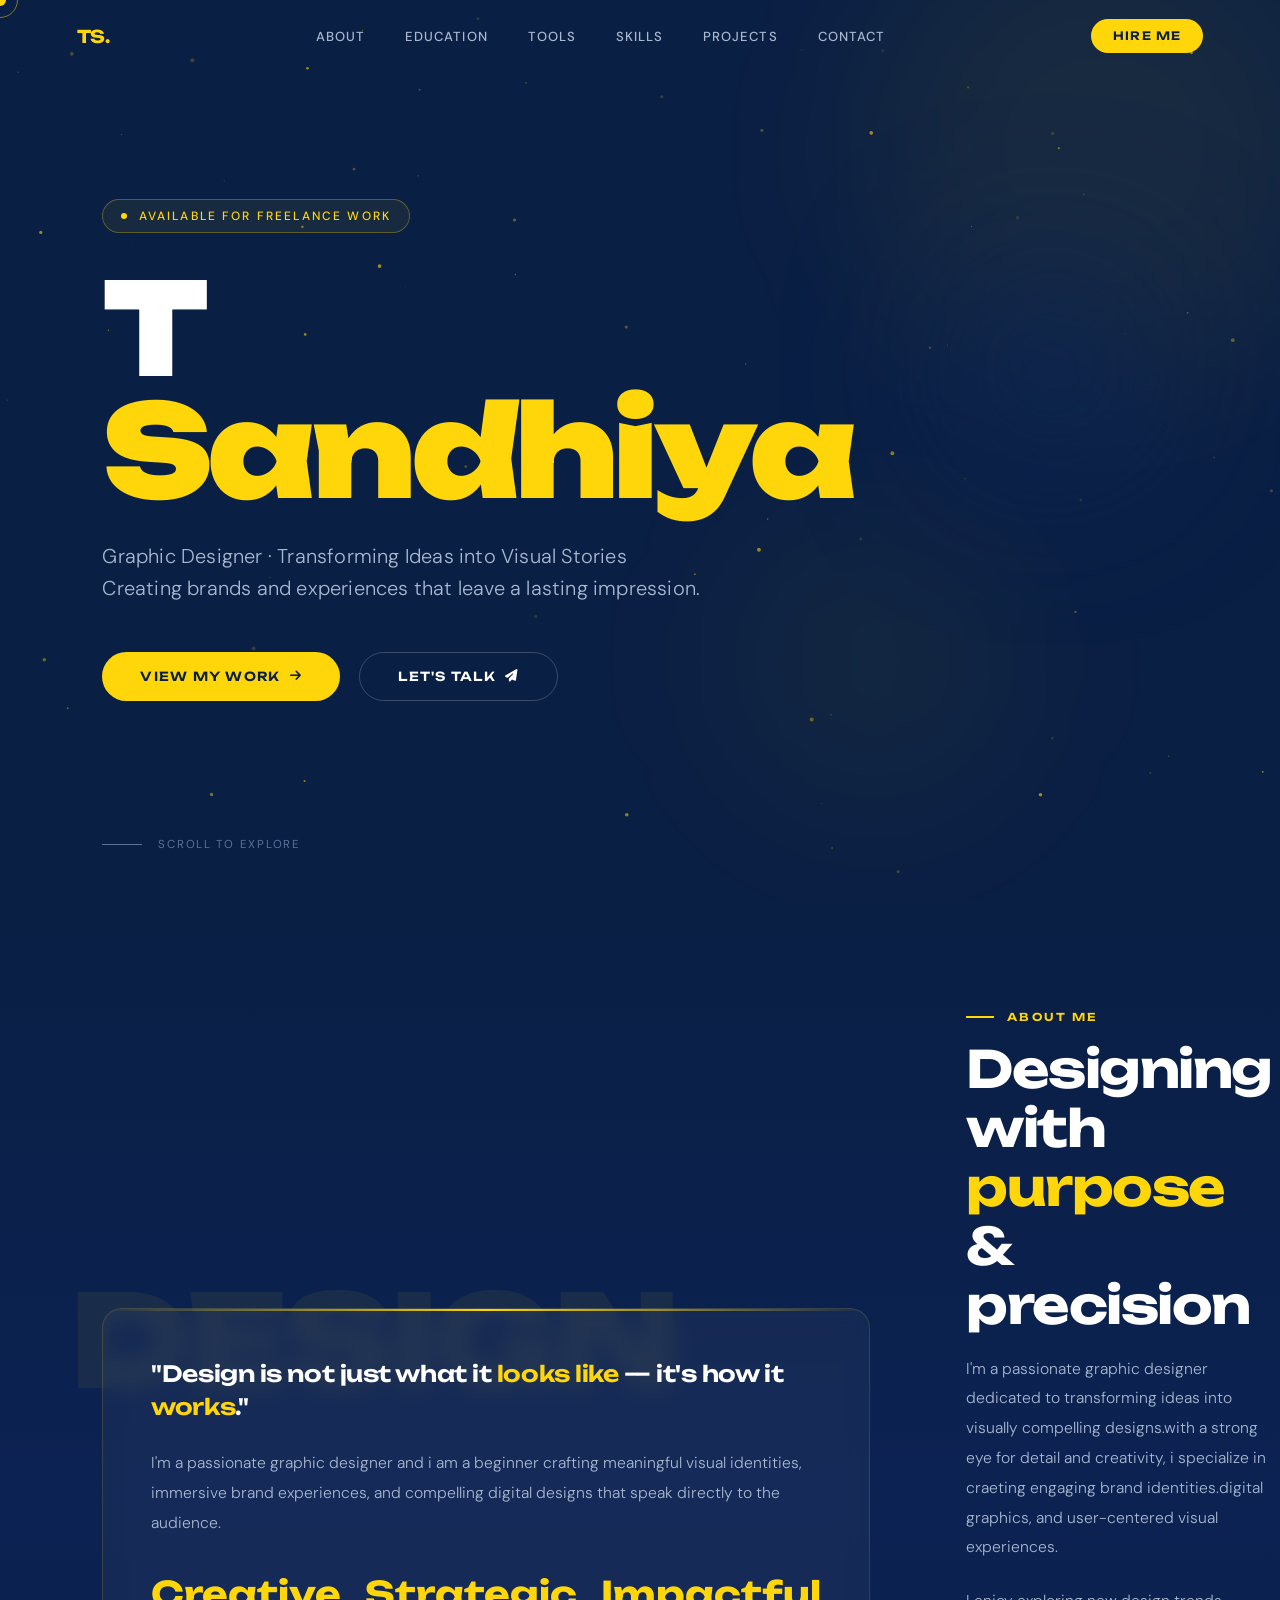
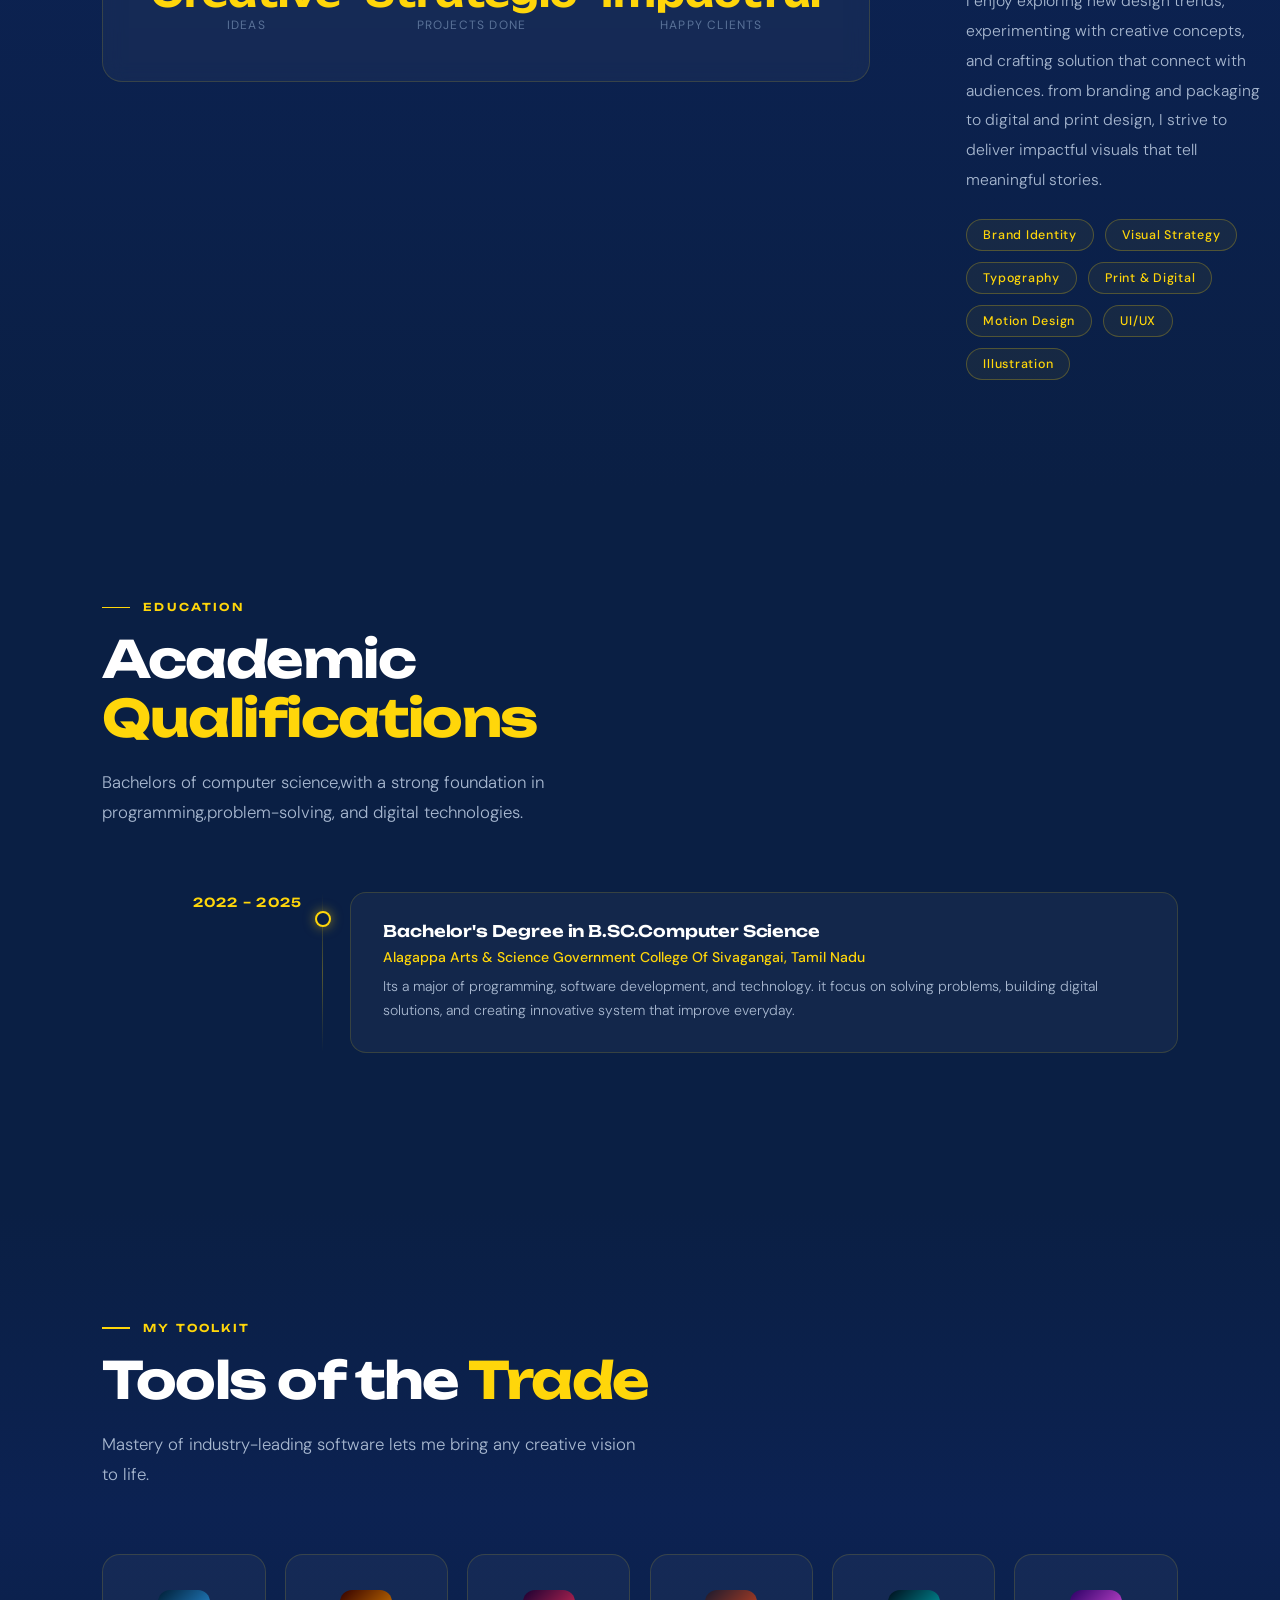
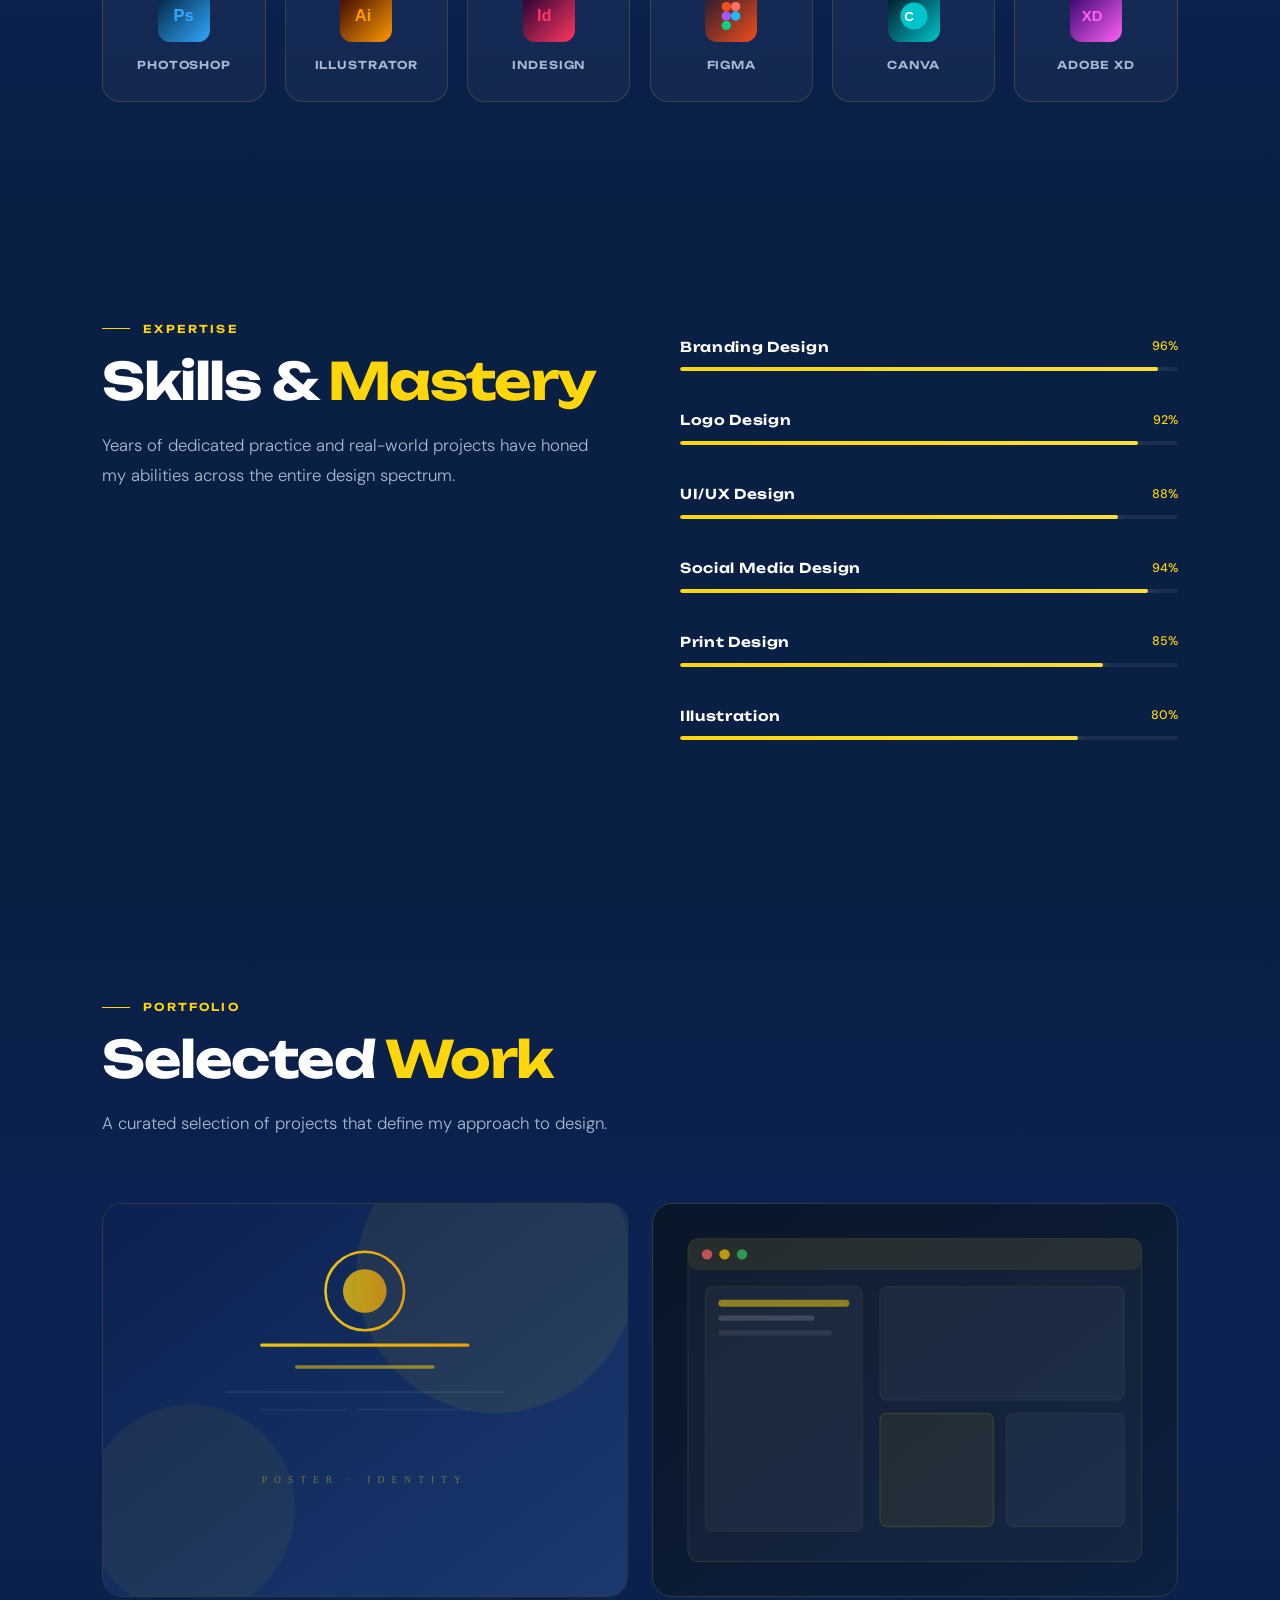
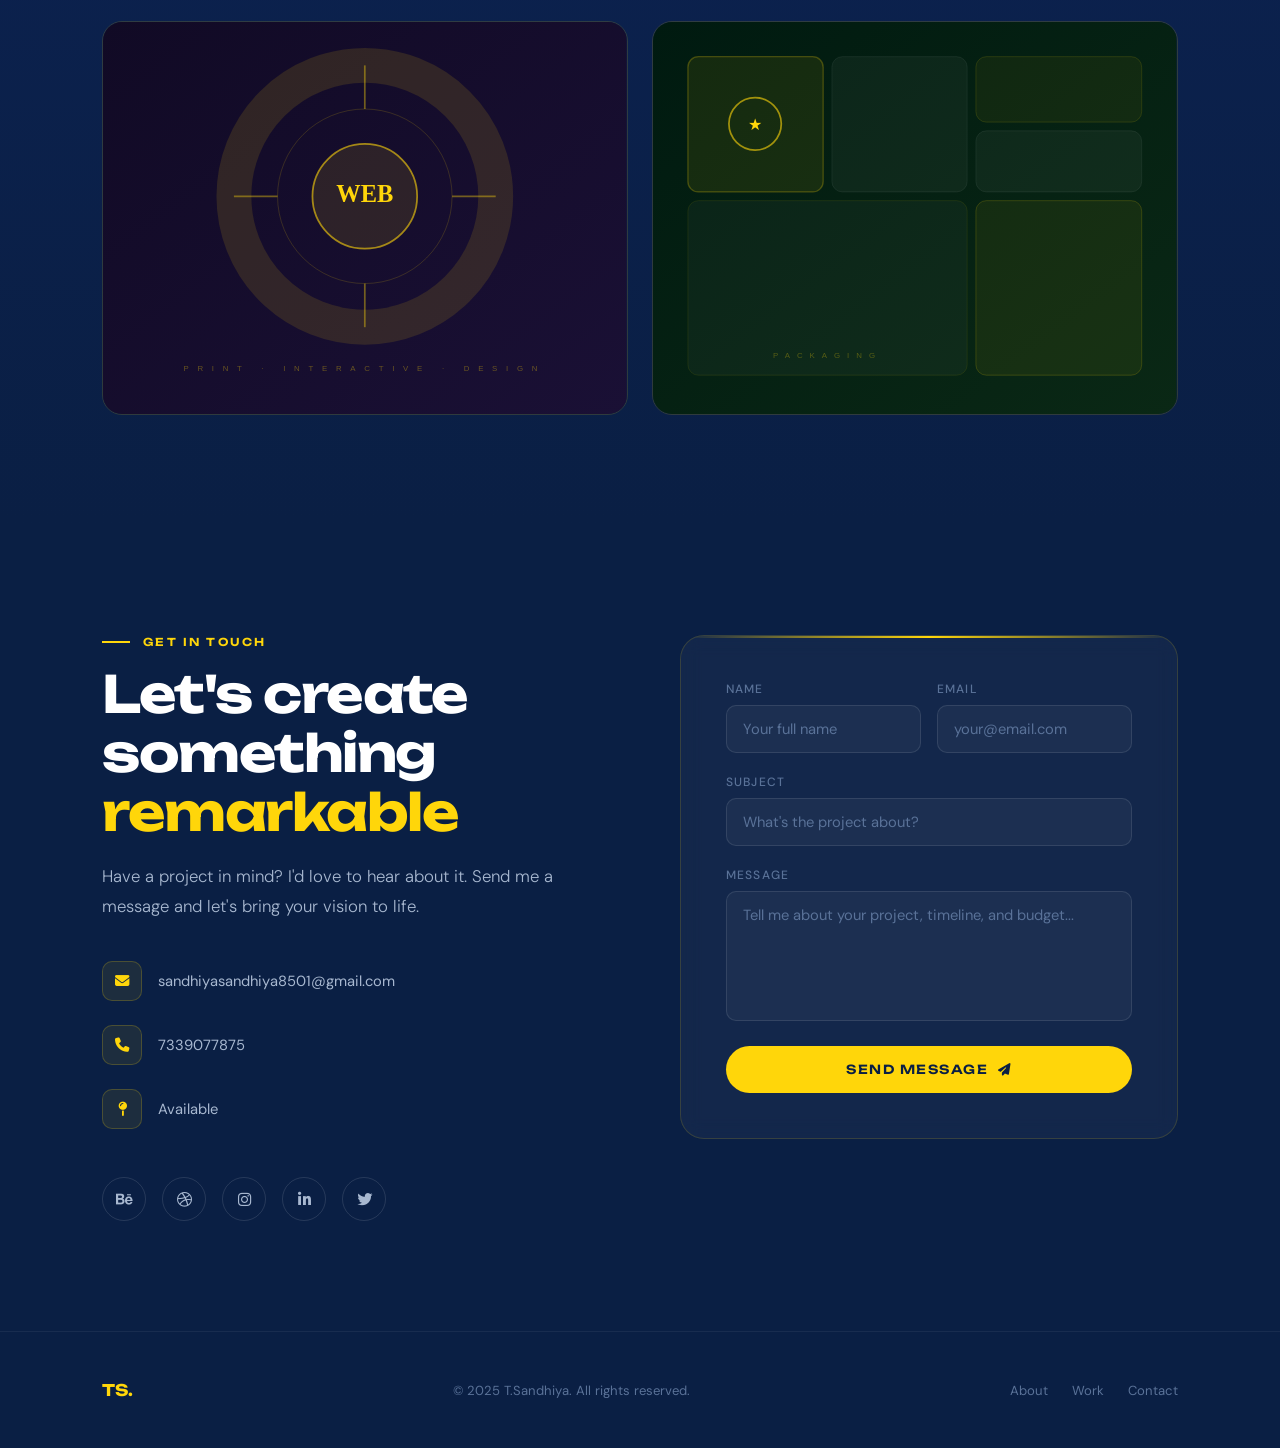
<file: index.html>
<!DOCTYPE html>
<html lang="en">
<head>
    <meta charset="UTF-8">
    <meta name="viewport" content="width=device-width, initial-scale=1.0">
    <title>Document</title>
   <link rel="stylesheet" href="style.css">
</head>
<body>
<!DOCTYPE html>
<html lang="en">
<head>
<meta charset="UTF-8" />
<meta name="viewport" content="width=device-width, initial-scale=1.0"/>
<title>T.Sandhiya — Graphic Designer</title>
<link href="https://fonts.googleapis.com/css2?family=Unbounded:wght@300;400;600;700;900&family=DM+Sans:ital,wght@0,300;0,400;0,500;1,300&display=swap" rel="stylesheet"/>
<link rel="stylesheet" href="https://cdnjs.cloudflare.com/ajax/libs/font-awesome/6.5.0/css/all.min.css"/></head>
<body>

<!-- Cursor -->
<div class="cursor" id="cursor"></div>
<div class="cursor-ring" id="cursor-ring"></div>

<!-- Canvas -->
<canvas id="particles"></canvas>

<!-- NAV -->
<nav id="navbar">
  <a href="#hero" class="nav-logo">TS.</a>
  <ul class="nav-links">
    <li><a href="#about">About</a></li>
    <li><a href="#education">Education</a></li>
    <li><a href="#tools">Tools</a></li>
    <li><a href="#skills">Skills</a></li>
    <li><a href="#projects">Projects</a></li>
    <li><a href="#contact">Contact</a></li>
  </ul>
  <a href="#contact" class="nav-cta">Hire Me</a>
  <div class="hamburger" id="hamburger">
    <span></span><span></span><span></span>
  </div>
</nav>

<!-- Mobile Menu -->
<div class="mobile-menu" id="mobileMenu">
  <a href="#about" class="mm-link">About</a>
  <a href="#education" class="mm-link">Education</a>
  <a href="#tools" class="mm-link">Tools</a>
  <a href="#skills" class="mm-link">Skills</a>
  <a href="#projects" class="mm-link">Projects</a>
  <a href="#contact" class="mm-link">Contact</a>
</div>

<!-- ── HERO ── -->
<section id="hero">
  <div class="shape shape-1"></div>
  <div class="shape shape-2"></div>
  <div class="shape shape-3"></div>

  <div class="hero-inner">
    <div class="hero-eyebrow">
      <span></span>
      Available for freelance work
    </div>
    <h1 class="hero-name">
      T<br><span class="line2">Sandhiya</span>
    </h1>
    <p class="hero-tagline">
      Graphic Designer · Transforming Ideas into Visual Stories<br>
      Creating brands and experiences that leave a lasting impression.
    </p>
    <div class="hero-btns">
      <a href="#projects" class="btn-primary">View My Work <i class="fas fa-arrow-right"></i></a>
      <a href="#contact" class="btn-secondary">Let's Talk <i class="fas fa-paper-plane"></i></a>
    </div>
  </div>

  <div class="hero-scroll">
    <div class="scroll-line"></div>
    Scroll to explore
  </div>
</section>

<!-- ── ABOUT ── -->
<section id="about">
  <div class="about-grid">
    <div class="about-left reveal">
      <div class="about-big-text">DESIGN</div>
      <div class="about-card">
        <p class="about-quote">"Design is not just what it <span>looks like</span> — it's how it <span>works</span>."</p>
        <p class="about-body">I'm a passionate graphic designer and i am a beginner crafting meaningful visual identities, immersive brand experiences, and compelling digital designs that speak directly to the audience.</p>
        <div class="about-stats">
          <div class="stat"><div class="stat-number">Creative</div><div class="stat-label">Ideas</div></div>
          <div class="stat"><div class="stat-number">Strategic</div><div class="stat-label">Projects Done</div></div>
          <div class="stat"><div class="stat-number">Impactful</div><div class="stat-label">Happy Clients</div></div>
        </div>
      </div>
    </div>
    <div class="about-right reveal reveal-delay-2">
      <div class="section-label">About Me</div>
      <h2 class="section-title">Designing with <span>purpose</span> & precision</h2>
      <p class="about-body-right">I'm a passionate graphic designer dedicated to transforming ideas into visually compelling designs.with a strong eye for detail and creativity, i specialize in craeting engaging brand identities.digital graphics, and user-centered visual experiences.</p>
      <p class="about-body-right">I enjoy exploring new design trends, experimenting with creative concepts, and crafting solution that connect with audiences. from branding and packaging to digital and print design, I strive to deliver impactful visuals that tell meaningful stories.
      </p>
      <div class="about-tags">
        <span class="tag">Brand Identity</span>
        <span class="tag">Visual Strategy</span>
        <span class="tag">Typography</span>
        <span class="tag">Print & Digital</span>
        <span class="tag">Motion Design</span>
        <span class="tag">UI/UX</span>
        <span class="tag">Illustration</span>
      </div>
    </div>
  </div>
</section>

<!-- ── EDUCATION ── -->
<section id="education">
  <div class="edu-header reveal">
    <div class="section-label">Education</div>
    <h2 class="section-title">Academic <span>Qualifications</span></h2>
    <p class="section-sub">Bachelors of computer science,with a strong foundation in programming,problem-solving, and digital technologies.</p>
  </div>
 <div class="edu-timeline">
    <div class="edu-item reveal">
      <div class="edu-year">2022 – 2025</div>
      <div class="edu-dot" style="top:1.2rem"></div>
      <div class="edu-content">
        <div class="edu-degree">Bachelor's Degree in B.SC.Computer Science</div>
        <div class="edu-institution">Alagappa Arts & Science Government College Of Sivagangai, Tamil Nadu</div>
        <p class="edu-desc">Its a major of programming, software development, and technology. it focus on solving problems, building digital solutions, and creating innovative system that improve everyday.</p>
      </div>
    </div>
    </div>
</section>
<!-- ── TOOLS ── -->
<section id="tools">
  <div class="tools-header reveal">
    <div class="section-label">My Toolkit</div>
    <h2 class="section-title">Tools of the <span>Trade</span></h2>
    <p class="section-sub">Mastery of industry-leading software lets me bring any creative vision to life.</p>
  </div>
  <div class="tools-grid">
    <div class="tool-card reveal">
      <div class="tool-icon icon-ps">
        <svg width="30" height="30" viewBox="0 0 40 40" fill="none"><rect width="40" height="40" rx="8" fill="none"/><text x="6" y="27" font-size="22" font-weight="bold" fill="#31a8ff" font-family="Arial">Ps</text></svg>
      </div>
      <div class="tool-name">Photoshop</div>
    </div>
    <div class="tool-card reveal reveal-delay-1">
      <div class="tool-icon icon-ai">
        <svg width="30" height="30" viewBox="0 0 40 40" fill="none"><text x="5" y="27" font-size="22" font-weight="bold" fill="#ff9a00" font-family="Arial">Ai</text></svg>
      </div>
      <div class="tool-name">Illustrator</div>
    </div>
    <div class="tool-card reveal reveal-delay-2">
      <div class="tool-icon icon-id">
        <svg width="30" height="30" viewBox="0 0 40 40" fill="none"><text x="4" y="27" font-size="22" font-weight="bold" fill="#ff3660" font-family="Arial">Id</text></svg>
      </div>
      <div class="tool-name">InDesign</div>
    </div>
    <div class="tool-card reveal reveal-delay-3">
      <div class="tool-icon icon-figma">
        <svg width="28" height="28" viewBox="0 0 38 57" fill="none">
          <rect x="0" y="0" width="19" height="19" rx="9.5" fill="#f24e1e"/>
          <rect x="19" y="0" width="19" height="19" rx="9.5" fill="#ff7262"/>
          <rect x="0" y="19" width="19" height="19" rx="9.5" fill="#a259ff"/>
          <rect x="0" y="38" width="19" height="19" rx="9.5" fill="#0acf83"/>
          <circle cx="28.5" cy="28.5" r="9.5" fill="#1abcfe"/>
        </svg>
      </div>
      <div class="tool-name">Figma</div>
    </div>
    <div class="tool-card reveal reveal-delay-4">
      <div class="tool-icon icon-canva">
        <svg width="30" height="30" viewBox="0 0 40 40" fill="none"><circle cx="20" cy="20" r="18" fill="#00c4cc"/><text x="7" y="27" font-size="18" font-weight="bold" fill="white" font-family="Arial">C</text></svg>
      </div>
      <div class="tool-name">Canva</div>
    </div>
    <div class="tool-card reveal reveal-delay-5">
      <div class="tool-icon icon-xd">
        <svg width="30" height="30" viewBox="0 0 40 40" fill="none"><rect width="40" height="40" rx="8" fill="none"/><text x="1" y="27" font-size="20" font-weight="bold" fill="#ff61f6" font-family="Arial">XD</text></svg>
      </div>
      <div class="tool-name">Adobe XD</div>
    </div>
  </div>
</section>

<!-- ── SKILLS ── -->
<section id="skills">
  <div class="skills-layout">
    <div class="skills-left">
      <div class="reveal">
        <div class="section-label">Expertise</div>
        <h2 class="section-title">Skills &amp; <span>Mastery</span></h2>
        <p class="section-sub">Years of dedicated practice and real-world projects have honed my abilities across the entire design spectrum.</p>
      </div>
    </div>
    <div class="skills-right">
      <div class="skill-item reveal">
        <div class="skill-header"><span class="skill-name">Branding Design</span><span class="skill-pct">96%</span></div>
        <div class="skill-bar"><div class="skill-fill" data-width="96"></div></div>
      </div>
      <div class="skill-item reveal reveal-delay-1">
        <div class="skill-header"><span class="skill-name">Logo Design</span><span class="skill-pct">92%</span></div>
        <div class="skill-bar"><div class="skill-fill" data-width="92"></div></div>
      </div>
      <div class="skill-item reveal reveal-delay-2">
        <div class="skill-header"><span class="skill-name">UI/UX Design</span><span class="skill-pct">88%</span></div>
        <div class="skill-bar"><div class="skill-fill" data-width="88"></div></div>
      </div>
      <div class="skill-item reveal reveal-delay-3">
        <div class="skill-header"><span class="skill-name">Social Media Design</span><span class="skill-pct">94%</span></div>
        <div class="skill-bar"><div class="skill-fill" data-width="94"></div></div>
      </div>
      <div class="skill-item reveal reveal-delay-4">
        <div class="skill-header"><span class="skill-name">Print Design</span><span class="skill-pct">85%</span></div>
        <div class="skill-bar"><div class="skill-fill" data-width="85"></div></div>
      </div>
      <div class="skill-item reveal reveal-delay-5">
        <div class="skill-header"><span class="skill-name">Illustration</span><span class="skill-pct">80%</span></div>
        <div class="skill-bar"><div class="skill-fill" data-width="80"></div></div>
      </div>
    </div>
  </div>
</section>

<!-- ── PROJECTS ── -->
<section id="projects">
  <div class="projects-header reveal">
    <div class="section-label">Portfolio</div>
    <h2 class="section-title">Selected <span>Work</span></h2>
    <p class="section-sub">A curated selection of projects that define my approach to design.</p>
  </div>

  <div class="projects-grid">
    <!-- Card 1 -->
    <div class="project-card reveal">
      <div class="proj-placeholder">
        <svg width="100%" height="100%" viewBox="0 0 600 450" preserveAspectRatio="xMidYMid slice" xmlns="http://www.w3.org/2000/svg">
          <defs>
            <linearGradient id="g1a" x1="0%" y1="0%" x2="100%" y2="100%"><stop offset="0%" stop-color="#0c2050"/><stop offset="100%" stop-color="#1a3a70"/></linearGradient>
            <linearGradient id="g1b" x1="0%" y1="0%" x2="100%" y2="0%"><stop offset="0%" stop-color="#FFD60A" stop-opacity="0.9"/><stop offset="100%" stop-color="#ffaa00" stop-opacity="0.9"/></linearGradient>
          </defs>
          <rect width="600" height="450" fill="url(#g1a)"/>
          <circle cx="450" cy="80" r="160" fill="rgba(255,214,10,0.07)"/>
          <circle cx="100" cy="350" r="120" fill="rgba(255,214,10,0.05)"/>
          <!-- abstract brand mark -->
          <rect x="180" y="160" width="240" height="4" fill="url(#g1b)" rx="2"/>
          <rect x="220" y="185" width="160" height="4" fill="rgba(255,214,10,0.5)" rx="2"/>
          <circle cx="300" cy="100" r="45" fill="none" stroke="url(#g1b)" stroke-width="3"/>
          <circle cx="300" cy="100" r="25" fill="url(#g1b)" opacity="0.8"/>
          <rect x="140" y="215" width="320" height="2" fill="rgba(255,255,255,0.07)" rx="1"/>
          <rect x="180" y="235" width="100" height="2" fill="rgba(255,255,255,0.05)" rx="1"/>
          <rect x="290" y="235" width="130" height="2" fill="rgba(255,255,255,0.05)" rx="1"/>
          <text x="300" y="320" text-anchor="middle" font-family="serif" font-size="11" fill="rgba(255,214,10,0.4)" letter-spacing="8">POSTER · IDENTITY</text>
        </svg>
      </div>
      <div class="project-overlay">
        <div class="project-info">
            <img src="project 1.png.png" alt=" Design" class="project-img" style="width: 325px; height: 320px; border-radius: 10px; margin-bottom: 3.5rem; margin-top: 5rem; margin-left: 5rem; margin-right: 5rem;">
          <div class="project-cat">Poster</div>
          <div class="project-title">MC-Donalds</div>
        </div>
      </div>
    </div>

    <!-- Card 2 -->
    <div class="project-card reveal reveal-delay-1">
      <div class="proj-placeholder">
        <svg width="100%" height="100%" viewBox="0 0 600 450" preserveAspectRatio="xMidYMid slice" xmlns="http://www.w3.org/2000/svg">
          <defs>
            <linearGradient id="g2a" x1="0%" y1="0%" x2="100%" y2="100%"><stop offset="0%" stop-color="#0a1628"/><stop offset="100%" stop-color="#0d2040"/></linearGradient>
          </defs>
          <rect width="600" height="450" fill="url(#g2a)"/>
          <!-- UI mockup frames -->
          <rect x="40" y="40" width="520" height="370" rx="12" fill="rgba(255,255,255,0.03)" stroke="rgba(255,214,10,0.15)" stroke-width="1"/>
          <rect x="40" y="40" width="520" height="36" rx="12" fill="rgba(255,214,10,0.08)"/>
          <circle cx="62" cy="58" r="6" fill="rgba(255,100,100,0.7)"/>
          <circle cx="82" cy="58" r="6" fill="rgba(255,200,0,0.7)"/>
          <circle cx="102" cy="58" r="6" fill="rgba(50,200,100,0.7)"/>
          <rect x="60" y="95" width="180" height="280" rx="8" fill="rgba(255,255,255,0.04)" stroke="rgba(255,214,10,0.1)" stroke-width="1"/>
          <rect x="260" y="95" width="280" height="130" rx="8" fill="rgba(255,255,255,0.04)" stroke="rgba(255,214,10,0.1)" stroke-width="1"/>
          <rect x="260" y="240" width="130" height="130" rx="8" fill="rgba(255,214,10,0.06)" stroke="rgba(255,214,10,0.2)" stroke-width="1"/>
          <rect x="405" y="240" width="135" height="130" rx="8" fill="rgba(255,255,255,0.04)" stroke="rgba(255,214,10,0.1)" stroke-width="1"/>
          <rect x="75" y="110" width="150" height="8" rx="4" fill="rgba(255,214,10,0.5)"/>
          <rect x="75" y="128" width="110" height="6" rx="3" fill="rgba(255,255,255,0.15)"/>
          <rect x="75" y="145" width="130" height="6" rx="3" fill="rgba(255,255,255,0.08)"/>
        </svg>
      </div>
      <div class="project-overlay">
        <div class="project-info">
            <img src="project 2.png.png" alt=" Design" class="project-img" style="width: 350px; height: 250px; border-radius: 10px; margin-bottom: 5.9rem; margin-top: 5.9rem; margin-right: 5.9rem; margin-left: 5.9rem;">
          <div class="project-cat">UI/UX Design</div>
          <div class="project-title">Library App-Novel Nest</div>
        </div>
      </div>
    </div>

    <!-- Card 3 -->
    <div class="project-card reveal reveal-delay-2">
      <div class="proj-placeholder">
        <svg width="100%" height="100%" viewBox="0 0 600 450" preserveAspectRatio="xMidYMid slice" xmlns="http://www.w3.org/2000/svg">
          <defs>
            <linearGradient id="g3a" x1="0%" y1="0%" x2="100%" y2="100%"><stop offset="0%" stop-color="#110a25"/><stop offset="100%" stop-color="#1a1035"/></linearGradient>
          </defs>
          <rect width="600" height="450" fill="url(#g3a)"/>
          <!-- Poster-style illustration -->
          <circle cx="300" cy="200" r="150" fill="none" stroke="rgba(255,214,10,0.12)" stroke-width="40"/>
          <circle cx="300" cy="200" r="100" fill="none" stroke="rgba(255,214,10,0.18)" stroke-width="1"/>
          <circle cx="300" cy="200" r="60" fill="rgba(255,214,10,0.1)" stroke="rgba(255,214,10,0.6)" stroke-width="2"/>
          <!-- lines radiating -->
          <line x1="300" y1="50" x2="300" y2="100" stroke="rgba(255,214,10,0.4)" stroke-width="2"/>
          <line x1="300" y1="300" x2="300" y2="350" stroke="rgba(255,214,10,0.4)" stroke-width="2"/>
          <line x1="150" y1="200" x2="200" y2="200" stroke="rgba(255,214,10,0.4)" stroke-width="2"/>
          <line x1="400" y1="200" x2="450" y2="200" stroke="rgba(255,214,10,0.4)" stroke-width="2"/>
          <text x="300" y="207" text-anchor="middle" font-family="Georgia,serif" font-size="28" font-weight="bold" fill="#FFD60A">WEB</text>
          <text x="300" y="400" text-anchor="middle" font-family="sans-serif" font-size="9" fill="rgba(255,214,10,0.35)" letter-spacing="10">PRINT · INTERACTIVE · DESIGN</text>
        </svg>
      </div>
      <div class="project-overlay">
        <div class="project-info">
             <img src="project 3.png.png" alt=" Design" class="project-img" style="width: 350px; height: 230px; border-radius: 10px; margin-bottom: 5.9rem; margin-top: 5.9rem; margin-right: 5.9rem; margin-left: 5.9rem;">
          <div class="project-cat">Web Design</div>
          <div class="project-title">Online Learning Platform</div>
        </div>
      </div>
    </div>

    <!-- Card 4 -->
    <div class="project-card reveal reveal-delay-3">
      <div class="proj-placeholder">
        <svg width="100%" height="100%" viewBox="0 0 600 450" preserveAspectRatio="xMidYMid slice" xmlns="http://www.w3.org/2000/svg">
          <defs>
            <linearGradient id="g4a" x1="0%" y1="0%" x2="100%" y2="100%"><stop offset="0%" stop-color="#001a10"/><stop offset="100%" stop-color="#0a2815"/></linearGradient>
          </defs>
          <rect width="600" height="450" fill="url(#g4a)"/>
          <!-- Social media mockup grid -->
          <rect x="40" y="40" width="155" height="155" rx="12" fill="rgba(255,214,10,0.08)" stroke="rgba(255,214,10,0.25)" stroke-width="1.5"/>
          <rect x="205" y="40" width="155" height="155" rx="12" fill="rgba(255,255,255,0.04)" stroke="rgba(255,255,255,0.08)" stroke-width="1"/>
          <rect x="370" y="40" width="190" height="75" rx="12" fill="rgba(255,214,10,0.05)" stroke="rgba(255,214,10,0.15)" stroke-width="1"/>
          <rect x="370" y="125" width="190" height="70" rx="12" fill="rgba(255,255,255,0.04)" stroke="rgba(255,255,255,0.08)" stroke-width="1"/>
          <rect x="40" y="205" width="320" height="200" rx="12" fill="rgba(255,255,255,0.03)" stroke="rgba(255,214,10,0.1)" stroke-width="1"/>
          <rect x="370" y="205" width="190" height="200" rx="12" fill="rgba(255,214,10,0.06)" stroke="rgba(255,214,10,0.2)" stroke-width="1"/>
          <!-- Icon in main cell -->
          <circle cx="117" cy="117" r="30" fill="none" stroke="rgba(255,214,10,0.6)" stroke-width="2"/>
          <text x="117" y="124" text-anchor="middle" font-size="18" fill="#FFD60A">★</text>
          <text x="200" y="385" text-anchor="middle" font-size="9" fill="rgba(255,214,10,0.3)" letter-spacing="8" font-family="sans-serif">PACKAGING</text>
        </svg>
      </div>
      <div class="project-overlay">
        <div class="project-info">
             <img src="project 4.png.png" alt=" Design" class="project-img" style="width: 350px; height: 250px; border-radius: 10px; margin-bottom: 5.9rem; margin-top: 5.9rem; margin-right: 5.9rem; margin-left: 5.9rem;">
          <div class="project-cat">PACKAGING</div>
          <div class="project-title">Glow Berry-Design</div>
        </div>
      </div>
    </div>
  </div>
</section>

<!-- ── CONTACT ── -->
<section id="contact">
  <div class="contact-grid">
    <div class="contact-left reveal">
      <div class="section-label">Get In Touch</div>
      <h2 class="section-title">Let's create something <span>remarkable</span></h2>
      <p class="section-sub">Have a project in mind? I'd love to hear about it. Send me a message and let's bring your vision to life.</p>
      <div class="contact-info">
        <div class="contact-info-item">
          <div class="contact-info-icon"><i class="fas fa-envelope"></i></div>
          sandhiyasandhiya8501@gmail.com
        </div>
        <div class="contact-info-item">
          <div class="contact-info-icon"><i class="fas fa-phone"></i></div>
          7339077875
        </div>
        <div class="contact-info-item">
          <div class="contact-info-icon"><i class="fas fa-map-pin"></i></div>
           Available
        </div>
      </div>
      <div class="social-links">
        <a href="#" class="social-link"><i class="fab fa-behance"></i></a>
        <a href="#" class="social-link"><i class="fab fa-dribbble"></i></a>
        <a href="#" class="social-link"><i class="fab fa-instagram"></i></a>
        <a href="#" class="social-link"><i class="fab fa-linkedin-in"></i></a>
        <a href="#" class="social-link"><i class="fab fa-twitter"></i></a>
      </div>
    </div>

    <div class="contact-right reveal reveal-delay-2">
      <div class="contact-form-card">
        <div class="form-row">
          <div class="form-group">
            <label>Name</label>
            <input type="text" placeholder="Your full name"/>
          </div>
          <div class="form-group">
            <label>Email</label>
            <input type="email" placeholder="your@email.com"/>
          </div>
        </div>
        <div class="form-group">
          <label>Subject</label>
          <input type="text" placeholder="What's the project about?"/>
        </div>
        <div class="form-group">
          <label>Message</label>
          <textarea placeholder="Tell me about your project, timeline, and budget..."></textarea>
        </div>
        <button class="btn-submit" id="submitBtn">
          Send Message <i class="fas fa-paper-plane"></i>
        </button>
      </div>
    </div>
  </div>
</section>

<!-- FOOTER -->
<footer>
  <div class="footer-logo">TS.</div>
  <p class="footer-copy">&copy; 2025 T.Sandhiya. All rights reserved.</p>
  <div class="footer-links">
    <a href="#about">About</a>
    <a href="#projects">Work</a>
    <a href="#contact">Contact</a>
  </div>
</footer>

<!-- Back to Top -->
<button id="back-top" aria-label="Back to top"><i class="fas fa-arrow-up"></i></button>

<script>
// ── CURSOR ──
const cursor = document.getElementById('cursor');
const ring = document.getElementById('cursor-ring');
let mx=0,my=0,rx=0,ry=0;
document.addEventListener('mousemove', e=>{ mx=e.clientX; my=e.clientY; cursor.style.left=mx+'px'; cursor.style.top=my+'px'; });
(function animRing(){
  rx+=(mx-rx)*0.12; ry+=(my-ry)*0.12;
  ring.style.left=rx+'px'; ring.style.top=ry+'px';
  requestAnimationFrame(animRing);
})();
document.querySelectorAll('a,button,.tool-card,.project-card,.tag').forEach(el=>{
  el.addEventListener('mouseenter',()=>{ cursor.classList.add('hover'); ring.classList.add('hover'); });
  el.addEventListener('mouseleave',()=>{ cursor.classList.remove('hover'); ring.classList.remove('hover'); });
});

// ── NAVBAR ──
const navbar = document.getElementById('navbar');
window.addEventListener('scroll',()=>{
  navbar.classList.toggle('scrolled', window.scrollY > 60);
  document.getElementById('back-top').classList.toggle('visible', window.scrollY > 400);
});
document.getElementById('back-top').addEventListener('click',()=>window.scrollTo({top:0,behavior:'smooth'}));

// ── HAMBURGER ──
const ham = document.getElementById('hamburger');
const menu = document.getElementById('mobileMenu');
ham.addEventListener('click',()=> menu.classList.toggle('open'));
document.querySelectorAll('.mm-link').forEach(l=>l.addEventListener('click',()=>menu.classList.remove('open')));

// ── REVEAL ON SCROLL ──
const revealEls = document.querySelectorAll('.reveal');
const observer = new IntersectionObserver(entries=>{
  entries.forEach(e=>{ if(e.isIntersecting) e.target.classList.add('visible'); });
}, { threshold: 0.12 });
revealEls.forEach(el => observer.observe(el));

// ── SKILL BARS ──
const skillObserver = new IntersectionObserver(entries=>{
  entries.forEach(e=>{
    if(e.isIntersecting){
      e.target.querySelectorAll('.skill-fill').forEach(bar=>{
        bar.style.width = bar.dataset.width + '%';
      });
    }
  });
}, { threshold: 0.3 });
document.querySelectorAll('#skills').forEach(s=>skillObserver.observe(s));

// ── PARTICLES ──
const canvas = document.getElementById('particles');
const ctx = canvas.getContext('2d');
let W, H, particles=[];
function resize(){ W=canvas.width=window.innerWidth; H=canvas.height=window.innerHeight; }
resize();
window.addEventListener('resize', resize);

class Particle {
  constructor(){
    this.reset();
    this.y = Math.random()*H;
    this.opacity = Math.random()*0.5+0.1;
  }
  reset(){
    this.x = Math.random()*W;
    this.y = H+10;
    this.size = Math.random()*1.5+0.5;
    this.speed = Math.random()*0.4+0.15;
    this.drift = (Math.random()-0.5)*0.3;
    this.opacity = Math.random()*0.4+0.05;
  }
  update(){
    this.y -= this.speed;
    this.x += this.drift;
    if(this.y < -10) this.reset();
  }
  draw(){
    ctx.beginPath();
    ctx.arc(this.x, this.y, this.size, 0, Math.PI*2);
    ctx.fillStyle = `rgba(255,214,10,${this.opacity})`;
    ctx.fill();
  }
}
for(let i=0;i<80;i++) particles.push(new Particle());

function animParticles(){
  ctx.clearRect(0,0,W,H);
  particles.forEach(p=>{ p.update(); p.draw(); });
  requestAnimationFrame(animParticles);
}
animParticles();

// ── SUBMIT ──
document.getElementById('submitBtn').addEventListener('click',function(){
  this.innerHTML = '<i class="fas fa-check"></i> Message Sent!';
  this.style.background = '#2ecc71';
  setTimeout(()=>{
    this.innerHTML = 'Send Message <i class="fas fa-paper-plane"></i>';
    this.style.background = '';
  }, 3000);
});
</script>
</body>
</html>
</file>
<file: style.css>
:root {
    --bg: #0A1F44;
    --bg2: #0d2654;
    --accent: #FFD60A;
    --accent2: #ffdf3a;
    --white: #FFFFFF;
    --gray: #a8b8d0;
    --gray2: #5a7298;
    --card: rgba(255,255,255,0.04);
    --card-border: rgba(255,214,10,0.15);
    --glow: 0 0 30px rgba(255,214,10,0.25);
    --glow-strong: 0 0 60px rgba(255,214,10,0.4);
    --font-display: 'Unbounded', sans-serif;
    --font-body: 'DM Sans', sans-serif;
    --transition: 0.4s cubic-bezier(0.16,1,0.3,1);
  }

  *, *::before, *::after { margin:0; padding:0; box-sizing:border-box; }

  html { scroll-behavior: smooth; }

  body {
    background: var(--bg);
    color: var(--white);
    font-family: var(--font-body);
    font-size: 16px;
    overflow-x: hidden;
    cursor: none;
  }

  /* ─── CUSTOM CURSOR ─── */
  .cursor {
    width: 12px; height: 12px;
    background: var(--accent);
    border-radius: 50%;
    position: fixed; top: 0; left: 0;
    pointer-events: none; z-index: 9999;
    transform: translate(-50%,-50%);
    transition: transform 0.1s, width 0.3s, height 0.3s, opacity 0.3s;
  }
  .cursor-ring {
    width: 36px; height: 36px;
    border: 1.5px solid rgba(255,214,10,0.5);
    border-radius: 50%;
    position: fixed; top: 0; left: 0;
    pointer-events: none; z-index: 9998;
    transform: translate(-50%,-50%);
    transition: transform 0.18s, width 0.3s, height 0.3s;
  }
  .cursor.hover { width: 20px; height: 20px; }
  .cursor-ring.hover { width: 56px; height: 56px; border-color: var(--accent); }

  /* ─── CANVAS PARTICLES ─── */
  #particles { position: fixed; top:0; left:0; width:100%; height:100%; z-index:0; pointer-events:none; }

  /* ─── SCROLLBAR ─── */
  ::-webkit-scrollbar { width: 4px; }
  ::-webkit-scrollbar-track { background: var(--bg); }
  ::-webkit-scrollbar-thumb { background: var(--accent); border-radius: 4px; }

  /* ─── NAVIGATION ─── */
  nav {
    position: fixed; top: 0; left: 0; right: 0; z-index: 1000;
    padding: 0 6vw;
    height: 72px;
    display: flex; align-items: center; justify-content: space-between;
    background: rgba(10,31,68,0);
    border-bottom: 1px solid transparent;
    transition: background 0.5s, border-color 0.5s;
  }
  nav.scrolled {
    background: rgba(10,31,68,0.92);
    border-color: rgba(255,214,10,0.1);
    backdrop-filter: blur(20px);
  }
  .nav-logo {
    font-family: var(--font-display);
    font-size: 1.1rem; font-weight: 700;
    color: var(--accent);
    letter-spacing: -0.02em;
    text-decoration: none;
  }
  .nav-links {
    display: flex; gap: 2.5rem; list-style: none;
  }
  .nav-links a {
    font-family: var(--font-body); font-size: 0.82rem;
    font-weight: 500; letter-spacing: 0.08em;
    text-transform: uppercase; color: var(--gray);
    text-decoration: none; position: relative;
    transition: color var(--transition);
  }
  .nav-links a::after {
    content:''; position: absolute; bottom: -4px; left: 0; right: 100%;
    height: 1.5px; background: var(--accent);
    transition: right var(--transition);
  }
  .nav-links a:hover { color: var(--white); }
  .nav-links a:hover::after { right: 0; }
  .nav-cta {
    font-family: var(--font-display); font-size: 0.72rem; font-weight: 600;
    letter-spacing: 0.1em; text-transform: uppercase;
    background: var(--accent); color: var(--bg);
    padding: 10px 22px; border-radius: 40px; text-decoration: none;
    transition: box-shadow var(--transition), transform var(--transition);
  }
  .nav-cta:hover { box-shadow: var(--glow-strong); transform: translateY(-1px); }
  .hamburger { display: none; flex-direction: column; gap: 5px; cursor: pointer; z-index: 1001; }
  .hamburger span { width: 26px; height: 2px; background: var(--white); transition: var(--transition); display: block; }
  .mobile-menu {
    display: none; position: fixed; inset: 0; background: rgba(10,31,68,0.97);
    z-index: 999; flex-direction: column; align-items: center; justify-content: center;
    gap: 2rem;
  }
  .mobile-menu.open { display: flex; }
  .mobile-menu a {
    font-family: var(--font-display); font-size: 1.8rem; font-weight: 600;
    color: var(--white); text-decoration: none; transition: color var(--transition);
  }
  .mobile-menu a:hover { color: var(--accent); }

  /* ─── SCROLL ANIMATIONS ─── */
  .reveal {
    opacity: 0; transform: translateY(40px);
    transition: opacity 0.8s cubic-bezier(0.16,1,0.3,1), transform 0.8s cubic-bezier(0.16,1,0.3,1);
  }
  .reveal.visible { opacity: 1; transform: none; }
  .reveal-delay-1 { transition-delay: 0.1s; }
  .reveal-delay-2 { transition-delay: 0.2s; }
  .reveal-delay-3 { transition-delay: 0.3s; }
  .reveal-delay-4 { transition-delay: 0.4s; }
  .reveal-delay-5 { transition-delay: 0.5s; }
  .reveal-delay-6 { transition-delay: 0.6s; }

  /* ─── SECTION BASE ─── */
  section { position: relative; z-index: 1; padding: 110px 8vw; }
  .section-label {
    font-family: var(--font-display); font-size: 0.68rem; font-weight: 600;
    letter-spacing: 0.2em; text-transform: uppercase;
    color: var(--accent); margin-bottom: 1rem;
    display: flex; align-items: center; gap: 0.8rem;
  }
  .section-label::before {
    content:''; display: inline-block; width: 28px; height: 1.5px; background: var(--accent);
  }
  .section-title {
    font-family: var(--font-display); font-size: clamp(2rem,4vw,3.2rem);
    font-weight: 700; line-height: 1.15; letter-spacing: -0.03em;
    margin-bottom: 1.2rem;
  }
  .section-title span { color: var(--accent); }
  .section-sub {
    color: var(--gray); font-size: 1.05rem; line-height: 1.8;
    max-width: 540px; font-weight: 300;
  }

  /* ─── HERO ─── */
  #hero {
    min-height: 100vh; display: flex; align-items: center;
    padding: 0 8vw; overflow: hidden;
  }
  .hero-inner { position: relative; z-index: 2; max-width: 900px; }
  .hero-eyebrow {
    display: inline-flex; align-items: center; gap: 0.7rem;
    font-size: 0.75rem; font-weight: 500; letter-spacing: 0.18em;
    text-transform: uppercase; color: var(--accent);
    border: 1px solid rgba(255,214,10,0.3);
    padding: 8px 18px; border-radius: 40px; margin-bottom: 2.2rem;
    background: rgba(255,214,10,0.06);
    animation: fadeSlideUp 0.9s cubic-bezier(0.16,1,0.3,1) both;
  }
  .hero-eyebrow span { width: 6px; height: 6px; background: var(--accent); border-radius: 50%; animation: pulse 2s infinite; }
  @keyframes pulse { 0%,100%{opacity:1;transform:scale(1)} 50%{opacity:0.4;transform:scale(0.6)} }

  .hero-name {
    font-family: var(--font-display);
    font-size: clamp(3.5rem,10vw,8.5rem);
    font-weight: 900; line-height: 0.95;
    letter-spacing: -0.04em;
    animation: fadeSlideUp 1s 0.15s cubic-bezier(0.16,1,0.3,1) both;
  }
  .hero-name .line2 { color: var(--accent); display: block; }
  .hero-tagline {
    font-size: clamp(1rem,1.8vw,1.25rem); color: var(--gray);
    font-weight: 300; margin: 1.8rem 0 3rem;
    letter-spacing: 0.01em; line-height: 1.6;
    animation: fadeSlideUp 1s 0.3s cubic-bezier(0.16,1,0.3,1) both;
  }
  .hero-btns {
    display: flex; gap: 1.2rem; flex-wrap: wrap;
    animation: fadeSlideUp 1s 0.45s cubic-bezier(0.16,1,0.3,1) both;
  }
  .btn-primary {
    font-family: var(--font-display); font-size: 0.78rem;
    font-weight: 600; letter-spacing: 0.1em; text-transform: uppercase;
    background: var(--accent); color: var(--bg);
    padding: 16px 38px; border-radius: 50px; text-decoration: none;
    transition: box-shadow var(--transition), transform var(--transition);
    display: inline-flex; align-items: center; gap: 0.6rem;
  }
  .btn-primary:hover { box-shadow: var(--glow-strong); transform: translateY(-3px); }
  .btn-secondary {
    font-family: var(--font-display); font-size: 0.78rem;
    font-weight: 600; letter-spacing: 0.1em; text-transform: uppercase;
    background: transparent; color: var(--white);
    padding: 16px 38px; border-radius: 50px; text-decoration: none;
    border: 1.5px solid rgba(255,255,255,0.2);
    transition: border-color var(--transition), color var(--transition), transform var(--transition);
    display: inline-flex; align-items: center; gap: 0.6rem;
  }
  .btn-secondary:hover { border-color: var(--accent); color: var(--accent); transform: translateY(-3px); }

  .hero-scroll {
    position: absolute; bottom: 3rem; left: 8vw;
    display: flex; align-items: center; gap: 1rem;
    font-size: 0.72rem; letter-spacing: 0.15em; text-transform: uppercase;
    color: var(--gray2);
    animation: fadeSlideUp 1s 0.7s cubic-bezier(0.16,1,0.3,1) both;
  }
  .scroll-line {
    width: 40px; height: 1px; background: var(--gray2);
    position: relative; overflow: hidden;
  }
  .scroll-line::after {
    content:''; position: absolute; top:0; left:-100%; width:100%; height:100%;
    background: var(--accent);
    animation: scanline 2s 1.5s infinite;
  }
  @keyframes scanline { 0%{left:-100%} 100%{left:100%} }

  /* floating shapes */
  .shape {
    position: absolute; border-radius: 50%; filter: blur(80px);
    pointer-events: none; z-index: 0;
  }
  .shape-1 { width: 480px; height: 480px; background: rgba(255,214,10,0.06); top: -10%; right: -5%; animation: float1 9s ease-in-out infinite; }
  .shape-2 { width: 300px; height: 300px; background: rgba(255,214,10,0.04); bottom: 10%; right: 20%; animation: float2 12s ease-in-out infinite; }
  .shape-3 { width: 200px; height: 200px; background: rgba(13,38,84,0.8); top: 30%; right: 10%; animation: float3 7s ease-in-out infinite; }
  @keyframes float1 { 0%,100%{transform:translate(0,0) scale(1)} 50%{transform:translate(-30px,30px) scale(1.05)} }
  @keyframes float2 { 0%,100%{transform:translate(0,0)} 50%{transform:translate(20px,-20px)} }
  @keyframes float3 { 0%,100%{transform:translate(0,0)} 50%{transform:translate(-15px,25px)} }

  @keyframes fadeSlideUp {
    from { opacity:0; transform: translateY(30px); }
    to { opacity:1; transform: translateY(0); }
  }

  /* ─── ABOUT ─── */
  #about { background: linear-gradient(180deg, var(--bg) 0%, #0c2252 50%, var(--bg) 100%); }
  .about-grid {
    display: grid; grid-template-columns: 1fr 1fr; gap: 6rem; align-items: center;
  }
  .about-left { position: relative; }
  .about-big-text {
    font-family: var(--font-display); font-size: clamp(5rem,10vw,9rem);
    font-weight: 900; line-height: 1; letter-spacing: -0.04em;
    color: rgba(255,214,10,0.06); position: absolute;
    top: -2rem; left: -2rem; pointer-events: none; white-space: nowrap;
  }
  .about-card {
    background: var(--card); border: 1px solid var(--card-border);
    border-radius: 20px; padding: 3rem;
    backdrop-filter: blur(10px);
    position: relative; overflow: hidden;
  }
  .about-card::before {
    content:''; position: absolute; top: 0; left: 0; right: 0; height: 2px;
    background: linear-gradient(90deg, transparent, var(--accent), transparent);
  }
  .about-quote {
    font-family: var(--font-display); font-size: 1.4rem; font-weight: 600;
    line-height: 1.5; color: var(--white); margin-bottom: 1.5rem;
    letter-spacing: -0.02em;
  }
  .about-quote span { color: var(--accent); }
  .about-body { color: var(--gray); line-height: 1.9; font-weight: 300; font-size: 0.98rem; }
  .about-stats {
    display: grid; grid-template-columns: repeat(3,1fr); gap: 1.5rem; margin-top: 2.5rem;
  }
  .stat { text-align: center; }
  .stat-number {
    font-family: var(--font-display); font-size: 2.2rem; font-weight: 700;
    color: var(--accent); line-height: 1;
  }
  .stat-label { font-size: 0.75rem; color: var(--gray2); letter-spacing: 0.1em; text-transform: uppercase; margin-top: 0.3rem; }
  .about-right { }
  .about-body-right { color: var(--gray); line-height: 1.9; font-weight: 300; font-size: 0.98rem; margin-bottom: 1.5rem; }
  .about-tags { display: flex; flex-wrap: wrap; gap: 0.7rem; }
  .tag {
    font-size: 0.78rem; font-weight: 500; letter-spacing: 0.06em;
    padding: 7px 16px; border-radius: 30px;
    border: 1px solid rgba(255,214,10,0.25); color: var(--accent);
    background: rgba(255,214,10,0.05);
    transition: background var(--transition), box-shadow var(--transition);
  }
  .tag:hover { background: rgba(255,214,10,0.12); box-shadow: var(--glow); }

  /* ─── EDUCATION ─── */
  #education { }
  .edu-header { max-width: 600px; margin-bottom: 4rem; }
  .edu-timeline { position: relative; }
  .edu-timeline::before {
    content:''; position: absolute; left: 220px; top: 0; bottom: 0; width: 1px;
    background: linear-gradient(180deg, transparent, rgba(255,214,10,0.3), transparent);
  }
  .edu-item {
    display: grid; grid-template-columns: 200px 1fr; gap: 3rem; margin-bottom: 3rem; align-items: start;
  }
  .edu-year {
    font-family: var(--font-display); font-size: 0.78rem; font-weight: 600;
    letter-spacing: 0.1em; color: var(--accent); text-align: right; padding-top: 0.2rem;
  }
  .edu-dot {
    position: absolute; left: 213px; width: 16px; height: 16px;
    background: var(--bg); border: 2px solid var(--accent); border-radius: 50%;
    box-shadow: 0 0 12px rgba(255,214,10,0.5);
  }
  .edu-content {
    background: var(--card); border: 1px solid var(--card-border);
    border-radius: 16px; padding: 1.8rem 2rem;
    transition: border-color var(--transition), box-shadow var(--transition);
    position: relative;
  }
  .edu-content:hover { border-color: rgba(255,214,10,0.4); box-shadow: var(--glow); }
  .edu-degree {
    font-family: var(--font-display); font-size: 1rem; font-weight: 600;
    color: var(--white); margin-bottom: 0.4rem; letter-spacing: -0.01em;
  }
  .edu-institution { color: var(--accent); font-size: 0.88rem; font-weight: 500; margin-bottom: 0.6rem; }
  .edu-desc { color: var(--gray); font-size: 0.88rem; line-height: 1.7; font-weight: 300; }

  /* ─── TOOLS ─── */
  #tools { background: linear-gradient(180deg, var(--bg) 0%, #0c2252 50%, var(--bg) 100%); }
  .tools-header { max-width: 600px; margin-bottom: 4rem; }
  .tools-grid {
    display: grid; grid-template-columns: repeat(6, 1fr); gap: 1.2rem;
  }
  .tool-card {
    background: var(--card); border: 1px solid var(--card-border);
    border-radius: 18px; padding: 2.2rem 1rem 1.8rem;
    display: flex; flex-direction: column; align-items: center; gap: 1rem;
    text-align: center; cursor: pointer;
    transition: transform var(--transition), border-color var(--transition), box-shadow var(--transition);
    position: relative; overflow: hidden;
  }
  .tool-card::before {
    content:''; position: absolute; inset: 0; background: radial-gradient(circle at 50% 0%, rgba(255,214,10,0.1) 0%, transparent 70%);
    opacity: 0; transition: opacity var(--transition);
  }
  .tool-card:hover { transform: translateY(-8px); border-color: rgba(255,214,10,0.45); box-shadow: var(--glow-strong); }
  .tool-card:hover::before { opacity: 1; }
  .tool-icon {
    width: 52px; height: 52px; border-radius: 12px;
    display: flex; align-items: center; justify-content: center;
    font-size: 1.6rem; position: relative; z-index: 1;
    transition: transform var(--transition);
  }
  .tool-card:hover .tool-icon { transform: scale(1.15); }
  .tool-name {
    font-family: var(--font-display); font-size: 0.68rem; font-weight: 600;
    letter-spacing: 0.08em; color: var(--gray); text-transform: uppercase;
    position: relative; z-index: 1;
    transition: color var(--transition);
  }
  .tool-card:hover .tool-name { color: var(--accent); }

  /* Tool icon SVGs inline */
  .icon-ps { background: linear-gradient(135deg, #001e36, #31a8ff); }
  .icon-ai { background: linear-gradient(135deg, #330000, #ff9a00); }
  .icon-id { background: linear-gradient(135deg, #1a0032, #ff3660); }
  .icon-figma { background: linear-gradient(135deg, #1a1a2e, #f24e1e); }
  .icon-canva { background: linear-gradient(135deg, #000e1c, #00c4cc); }
  .icon-xd { background: linear-gradient(135deg, #2b0066, #ff61f6); }

  /* ─── SKILLS ─── */
  #skills { }
  .skills-layout { display: grid; grid-template-columns: 1fr 1fr; gap: 5rem; align-items: start; }
  .skills-left { }
  .skills-right { margin-top: 1rem; }
  .skill-item { margin-bottom: 2.5rem; }
  .skill-header { display: flex; justify-content: space-between; align-items: center; margin-bottom: 0.8rem; }
  .skill-name {
    font-family: var(--font-display); font-size: 0.85rem; font-weight: 600;
    letter-spacing: 0.05em; color: var(--white);
  }
  .skill-pct { font-size: 0.78rem; font-weight: 500; color: var(--accent); }
  .skill-bar {
    height: 4px; background: rgba(255,255,255,0.07); border-radius: 4px; overflow: hidden;
  }
  .skill-fill {
    height: 100%; background: linear-gradient(90deg, var(--accent), #ffdf3a);
    border-radius: 4px; width: 0;
    transition: width 1.4s cubic-bezier(0.16,1,0.3,1);
    box-shadow: 0 0 12px rgba(255,214,10,0.5);
  }

  /* ─── PROJECTS ─── */
  #projects { background: linear-gradient(180deg, var(--bg) 0%, #0c2252 30%, var(--bg) 100%); }
  .projects-header { max-width: 600px; margin-bottom: 4rem; }
  .projects-grid {
    display: grid; grid-template-columns: repeat(2, 1fr); gap: 1.5rem;
  }
  .project-card {
    border-radius: 20px; overflow: hidden;
    position: relative; aspect-ratio: 4/3;
    cursor: pointer;
    border: 1px solid var(--card-border);
    transition: transform var(--transition), box-shadow var(--transition);
  }
  .project-card:hover { transform: translateY(-8px) scale(1.01); box-shadow: 0 30px 60px rgba(0,0,0,0.4), var(--glow); }
  .project-img {
    width: 100%; height: 100%; display: block;
    transition: transform 0.7s cubic-bezier(0.16,1,0.3,1);
  }
  .project-card:hover .project-img { transform: scale(1.08); }
  .project-overlay {
    position: absolute; inset: 0;
    background: linear-gradient(180deg, transparent 30%, rgba(10,31,68,0.95) 100%);
    opacity: 0; transition: opacity var(--transition);
    display: flex; align-items: flex-end; padding: 2rem;
  }
  .project-card:hover .project-overlay { opacity: 1; }
  .project-info { transform: translateY(16px); transition: transform var(--transition); }
  .project-card:hover .project-info { transform: translateY(0); }
  .project-cat {
    font-size: 0.7rem; font-weight: 500; letter-spacing: 0.15em;
    text-transform: uppercase; color: var(--accent); margin-bottom: 0.4rem;
  }
  .project-title {
    font-family: var(--font-display); font-size: 1.2rem; font-weight: 700;
    color: var(--white); letter-spacing: -0.02em;
  }
  .proj-placeholder {
    width: 100%; height: 100%; position: relative; overflow: hidden;
    display: flex; align-items: center; justify-content: center;
  }

  /* ─── CONTACT ─── */
  #contact { }
  .contact-grid { display: grid; grid-template-columns: 1fr 1fr; gap: 5rem; align-items: start; }
  .contact-left { }
  .contact-info { display: flex; flex-direction: column; gap: 1.5rem; margin-top: 2.5rem; }
  .contact-info-item {
    display: flex; align-items: center; gap: 1rem;
    color: var(--gray); font-size: 0.92rem;
  }
  .contact-info-icon {
    width: 40px; height: 40px; border-radius: 10px;
    background: rgba(255,214,10,0.08); border: 1px solid rgba(255,214,10,0.2);
    display: flex; align-items: center; justify-content: center;
    color: var(--accent); font-size: 0.9rem; flex-shrink: 0;
    transition: background var(--transition), box-shadow var(--transition);
  }
  .contact-info-item:hover .contact-info-icon { background: rgba(255,214,10,0.15); box-shadow: var(--glow); }
  .social-links { display: flex; gap: 1rem; margin-top: 3rem; }
  .social-link {
    width: 44px; height: 44px; border-radius: 50%;
    border: 1px solid rgba(255,255,255,0.12);
    display: flex; align-items: center; justify-content: center;
    color: var(--gray); font-size: 0.95rem; text-decoration: none;
    transition: border-color var(--transition), color var(--transition), box-shadow var(--transition), transform var(--transition);
  }
  .social-link:hover { border-color: var(--accent); color: var(--accent); box-shadow: var(--glow); transform: translateY(-3px); }

  .contact-form-card {
    background: var(--card); border: 1px solid var(--card-border);
    border-radius: 24px; padding: 2.8rem;
    backdrop-filter: blur(10px); position: relative; overflow: hidden;
  }
  .contact-form-card::before {
    content:''; position: absolute; top: 0; left: 0; right: 0; height: 2px;
    background: linear-gradient(90deg, transparent, var(--accent), transparent);
  }
  .form-row { display: grid; grid-template-columns: 1fr 1fr; gap: 1rem; }
  .form-group { margin-bottom: 1.3rem; }
  .form-group label {
    display: block; font-size: 0.75rem; font-weight: 500;
    letter-spacing: 0.1em; text-transform: uppercase; color: var(--gray2);
    margin-bottom: 0.5rem;
  }
  .form-group input,
  .form-group textarea {
    width: 100%; background: rgba(255,255,255,0.04);
    border: 1px solid rgba(255,255,255,0.1);
    border-radius: 10px; padding: 13px 16px;
    color: var(--white); font-family: var(--font-body); font-size: 0.92rem;
    outline: none; transition: border-color var(--transition), box-shadow var(--transition);
    resize: none;
  }
  .form-group input::placeholder, .form-group textarea::placeholder { color: var(--gray2); }
  .form-group input:focus, .form-group textarea:focus {
    border-color: rgba(255,214,10,0.5); box-shadow: 0 0 0 3px rgba(255,214,10,0.08);
  }
  .form-group textarea { height: 130px; }
  .btn-submit {
    width: 100%; font-family: var(--font-display); font-size: 0.78rem;
    font-weight: 600; letter-spacing: 0.12em; text-transform: uppercase;
    background: var(--accent); color: var(--bg);
    padding: 16px; border-radius: 50px; border: none; cursor: pointer;
    transition: box-shadow var(--transition), transform var(--transition);
    display: flex; align-items: center; justify-content: center; gap: 0.6rem;
    position: relative; overflow: hidden;
  }
  .btn-submit::after {
    content:''; position: absolute; inset: 0; background: radial-gradient(circle at 50% 50%, rgba(255,255,255,0.3), transparent 70%);
    opacity: 0; transition: opacity 0.3s;
  }
  .btn-submit:hover { box-shadow: var(--glow-strong); transform: translateY(-2px); }
  .btn-submit:active::after { opacity: 1; }

  /* ─── FOOTER ─── */
  footer {
    position: relative; z-index: 1;
    padding: 3rem 8vw;
    border-top: 1px solid rgba(255,255,255,0.06);
    display: flex; align-items: center; justify-content: space-between;
    flex-wrap: wrap; gap: 1rem;
  }
  .footer-logo { font-family: var(--font-display); font-size: 1rem; font-weight: 700; color: var(--accent); }
  .footer-copy { color: var(--gray2); font-size: 0.82rem; }
  .footer-links { display: flex; gap: 1.5rem; }
  .footer-links a { color: var(--gray2); font-size: 0.82rem; text-decoration: none; transition: color var(--transition); }
  .footer-links a:hover { color: var(--accent); }

  /* ─── BACK TO TOP ─── */
  #back-top {
    position: fixed; bottom: 2rem; right: 2rem; z-index: 500;
    width: 48px; height: 48px; border-radius: 50%;
    background: var(--accent); color: var(--bg);
    display: flex; align-items: center; justify-content: center;
    font-size: 1rem; cursor: pointer; border: none;
    opacity: 0; transform: translateY(20px); pointer-events: none;
    transition: opacity var(--transition), transform var(--transition), box-shadow var(--transition);
    box-shadow: var(--glow);
  }
  #back-top.visible { opacity: 1; transform: none; pointer-events: auto; }
  #back-top:hover { box-shadow: var(--glow-strong); transform: translateY(-3px); }

  /* ─── RESPONSIVE ─── */
  @media (max-width: 1100px) {
    .tools-grid { grid-template-columns: repeat(3,1fr); }
    .about-grid { grid-template-columns: 1fr; gap: 3rem; }
    .edu-timeline::before, .edu-dot { display: none; }
    .edu-item { grid-template-columns: 1fr; gap: 0.5rem; }
    .edu-year { text-align: left; }
  }
  @media (max-width: 900px) {
    .skills-layout { grid-template-columns: 1fr; gap: 2rem; }
    .contact-grid { grid-template-columns: 1fr; gap: 3rem; }
    .projects-grid { grid-template-columns: 1fr; }
    .form-row { grid-template-columns: 1fr; }
  }
  @media (max-width: 768px) {
    .nav-links, .nav-cta { display: none; }
    .hamburger { display: flex; }
    .tools-grid { grid-template-columns: repeat(2,1fr); }
    section { padding: 80px 6vw; }
    .hero-scroll { display: none; }
    footer { flex-direction: column; text-align: center; }
    body { cursor: auto; }
    .cursor, .cursor-ring { display: none; }
  }
  @media (max-width: 480px) {
    .tools-grid { grid-template-columns: repeat(2,1fr); }
  }
</file>
